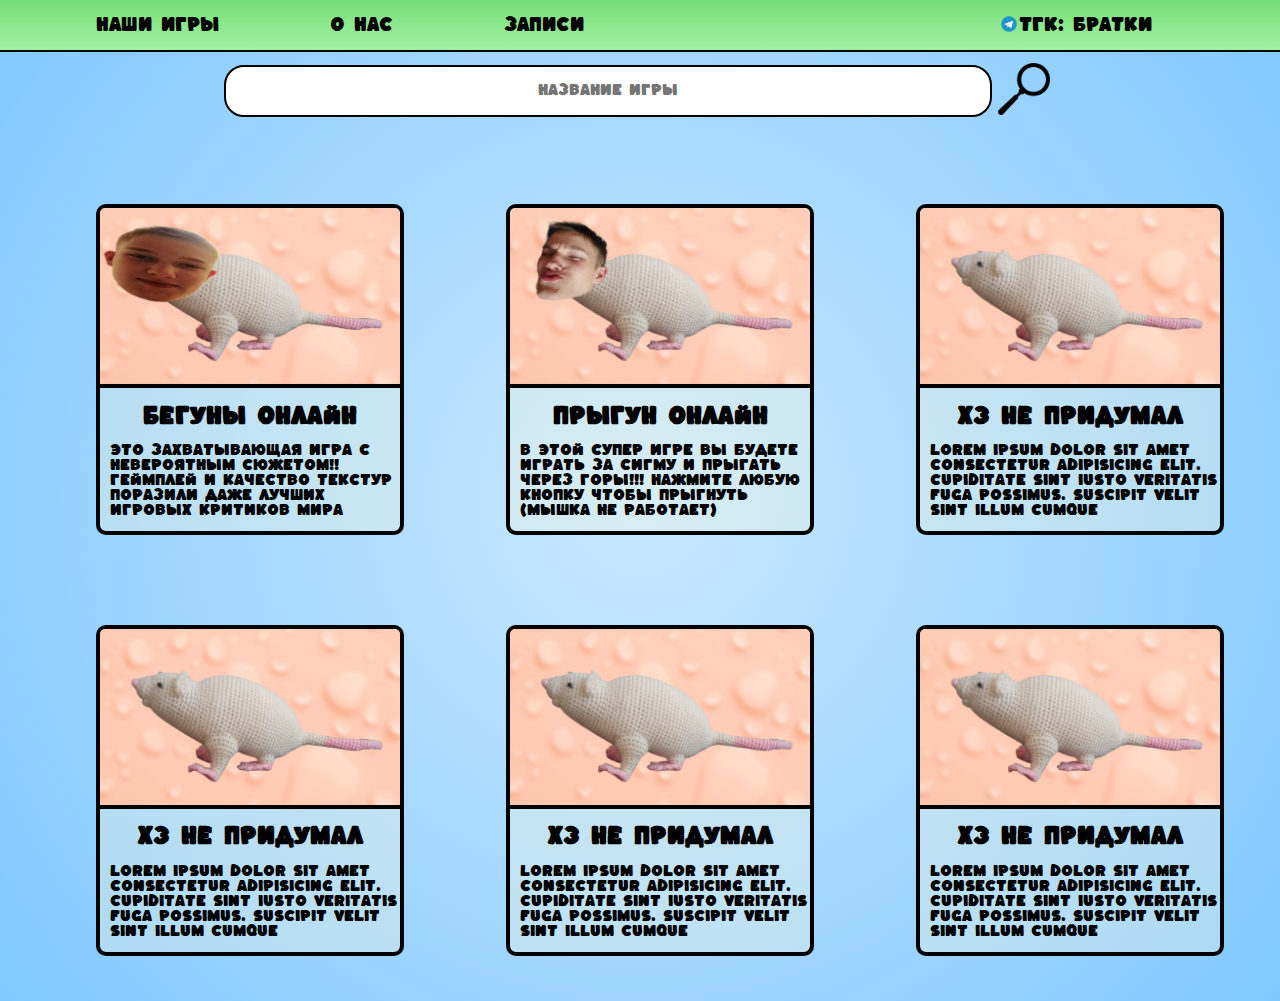
<file: search.html>
<!DOCTYPE html>
<html lang="ru">

<head>
	<meta charset="UTF-8">
	<meta name="viewport" content="width=device-width, initial-scale=1.0">
	<link rel="stylesheet" href="/bratki/css/style.css">
	<link rel="stylesheet" href="/bratki/css/search.css">
	<link rel="shortcut icon" href="/bratki/images/logo.jpg">
	<title>БРАТКИ</title>
</head>

<body>
	<div class="container">
		<header id="header">

			<button class="dropdown__button dropdown" aria-expanded="false" aria-controls="list">
				Меню
			</button>

			<ul class="dropdown__menu" id="list" aria-hidden="true">
				<li class="dropdown__menu-item">
					<a href="/bratki/search.html" class="dropdown__menu-link">Наши игры</a>
				</li>
				<li class="dropdown__menu-item">
					<a href="/bratki/shop.html" class="dropdown__menu-link">Записи</a>
				</li>
				<li class="dropdown__menu-item">
					<a href="/bratki/index.html" class="dropdown__menu-link">О нас</a>
				</li>
				<li class="dropdown__menu-item">
					<a href="https://t.me/+OM8g1cVBM-E2N2Qy" class="dropdown__menu-link">ТГК: БРАТКИ</a>
				</li>
			</ul>
			<div class="header__top"> <!-- Под logo, навигация, поиск и т.д. -->

				<div class="nav-menu">
					<div class="header__top-left">
						<ul>
							<li>
								<nav><a href="/bratki/search.html">
										Наши игры
									</a></nav>
							</li>
							<li>
								<nav><a href="/bratki/index.html">
										О нас
									</a></nav>
							</li>
							<li>
								<nav><a href="/bratki/shop.html">
										Записи
									</a></nav>
							</li>
						</ul>
					</div>

					<div class="header__top-right">

						<ul>
							<li id="tg-box">
								<nav>
									<a href="https://t.me/+OM8g1cVBM-E2N2Qy">
										<img id="tg" src="images/telegram-256x256.png" alt="">ТГК:
										БРАТКИ
									</a>
								</nav>
							</li>
						</ul>
					</div>
				</div>

			</div>
		</header>
		<div class="search">
			<input type="text" id="search" placeholder="Название игры">
			<button id="lupa_button" type="submit" onclick="search__function()"><img id="lupa"
					src="images/search_button.png" alt=""></button>
		</div>

		<div class="info">

			<div class="trio">
				<a href="#" class="info__card-link">
					<div class="info__card">
						<img class="info__card-image" src="/bratki/images/beguny_onlain.jpg" alt="">
						<h2 class="info__card-title">БЕГУНЫ ОНЛАЙН</h2>
						<p class="info__card-description">Это захватывающая игра с невероятным сюжетом!! Геймплей и качество текстур поразили даже
							лучших игровых критиков мира</p>
					</div>
				</a>

				<a href="#" class="info__card-link">
					<div class="info__card">
						<img class="info__card-image" src="/bratki/images/pryguny_onlain.jpg" alt="">
						<h2 class="info__card-title">ПРЫГУН ОНЛАЙН</h2>
						<p class="info__card-description">В этой супер игре вы будете играть за сигму и прыгать через горы!!! Нажмите любую кнопку чтобы прыгнуть (мышка не работает)</p>
					</div>
				</a>

				<a href="#" class="info__card-link">
					<div class="info__card">
						<img class="info__card-image" src="/bratki/images/krysa.png" alt="">
						<h2 class="info__card-title">хз не придумал</h2>
						<p class="info__card-description">Lorem ipsum dolor sit amet consectetur adipisicing elit. Cupiditate sint iusto veritatis fuga possimus. Suscipit velit sint illum cumque </p>
					</div>
				</a>
			</div>

			<div class="trio">
				<a href="#" class="info__card-link">
					<div class="info__card">
						<img class="info__card-image" src="/bratki/images/krysa.png" alt="">
						<h2 class="info__card-title">хз не придумал</h2>
						<p class="info__card-description">Lorem ipsum dolor sit amet consectetur adipisicing elit. Cupiditate sint iusto veritatis fuga possimus. Suscipit velit sint illum cumque </p>
					</div>
				</a>

				<a href="#" class="info__card-link">
					<div class="info__card">
						<img class="info__card-image" src="/bratki/images/krysa.png" alt="">
						<h2 class="info__card-title">хз не придумал</h2>
						<p class="info__card-description">Lorem ipsum dolor sit amet consectetur adipisicing elit. Cupiditate sint iusto veritatis fuga possimus. Suscipit velit sint illum cumque </p>
					</div>
				</a>

				<a href="#" class="info__card-link">
					<div class="info__card">
						<img class="info__card-image" src="/bratki/images/krysa.png" alt="">
						<h2 class="info__card-title">хз не придумал</h2>
						<p class="info__card-description">Lorem ipsum dolor sit amet consectetur adipisicing elit. Cupiditate sint iusto veritatis fuga possimus. Suscipit velit sint illum cumque </p>
					</div>
				</a>
			</div>



		</div>


	</div>

	<script src="/bratki/js/script.js"></script>
	<script>

		let ht = document.getElementById('header').clientHeight

		document.getElementById('lupa').style.height = `${ht}px`
		document.getElementById('search').style.height = `${ht}px`

		function search__function() {
			document.querySelector('#search').value = ''
		}

		let search = document.querySelector('#search')
		let lupa_button = document.querySelector('#lupa_button')

		search.addEventListener('keypress', function search__function(e) {
			var key = e.which || e.keyCode;
			if (key === 13) { // код клавиши Enter
				lupa_button.click();
			}
		});

	</script>
</body>

</html>
</file>
<file: bratki/css/style.css>
* {
	font-family: 'Kaph';
	box-sizing: border-box;
}

@font-face {
	font-family: Logo2;
	src: url('fonts/ofont.ru_MV-crooker.woff2');
	font-style: normal;
	font-weight: normal;
}

@font-face {
	font-family: Logo;
	src: url('fonts/ofont.ru_Tagir\ DP\ Normal.woff2');
	font-style: normal;
	font-weight: normal;
}

@font-face {
	font-family: 'Kaph';
	src: url('fonts/ofont.ru_Kaph.woff');
	src: url('fonts/ofont.ru_Kaph.woff2');
	font-style: normal;
	font-weight: normal;
}

body {
	font-family: 'Kaph';
	margin: 0;
	padding: 0;
	background-image: radial-gradient(circle, #c9e8ff, #b7e0ff, #a5d8ff, #93d0ff, #7fc8ff);
}

header {
	width: 100%;
}

h1 {
	font-family: Logo2;
	margin: 0;
	text-align: center;
	margin-top: 10px;
}

.header__top {
	width: 100%;
	visibility: hidden;
	position: absolute;
	border-bottom: solid black 2px;
}

.dropdown {
	text-align: center;
	display: flex;
	flex-direction: column;
	width: 100%;
	justify-content: center;
}

.dropdown__button {
	width: 100%;
	font-size: medium;
	display: block;
	padding: 0.5lh 0;
	background-image: linear-gradient(to bottom, #77dd77, #81e081, #8ce28b, #95e595, #9fe79f);

	border: none;
	cursor: pointer;
}

.dropdown__button:hover,
.dropdown__button:focus-visible {
	background-image: radial-gradient(circle, #b3edb3, #baefba, #c0f1c0, #c7f2c7, #cdf4cd);
}

#list {
	padding-left: 0;
	border-bottom-right-radius: 10px;
	border-bottom-left-radius: 10px;
}

.dropdown__menu {
	display: block;
	width: 100%;
	position: relative;
	margin-block-start: 0lh;

	border-bottom: solid black 2px;
	overflow: hidden;
	line-height: 0;
	color: transparent;
	transition: line-height 0.5s, color 0.5s;
}

.dropdown__menu a {
	font-size: medium;
	background-image: radial-gradient(circle, #77dd77, #82e282, #8de78d, #98eb98, #a3f0a3);
	color: inherit;
	text-decoration: none;
	min-width: 100%;
	text-align: center;
	display: flex;
	flex-direction: column;
}

.dropdown__menu-item {
	overflow: hidden;
}

.dropdown__menu-link {
	display: flex;
	padding: 0.5lh;
	width: 100%;
}

.dropdown__menu-link:hover,
.dropdown__menu-link:focus-visible {
	background-image: radial-gradient(circle, #b3edb3, #baefba, #c0f1c0, #c7f2c7, #cdf4cd);
}

.dropdown__button.active~.dropdown__menu {
	line-height: 1.2;
	color: currentColor;
}

.header__top-left {
	visibility: hidden;
	position: absolute;
}

.header__top-right {
	visibility: hidden;
	position: absolute;
}



@media (orientation: landscape) {
	@media (min-width: 836px) {
		.dropdown__button {
			visibility: hidden;
			position: absolute;
		}

		.dropdown__menu {
			visibility: hidden;
			position: absolute;
		}

		.header__top {
			visibility: visible;
			position: relative;
			height: auto;
			background-image: linear-gradient(to bottom, #77dd77, #82e282, #8de78d, #98eb98, #a3f0a3);
		}

		.nav-menu {
			display: flex;
		}

		.header__top-left {
			visibility: visible;
			position: relative;
			min-width: 50%;
		}

		.header__top-right {
			visibility: visible;
			position: relative;
			width: 40%;
		}

		.header__top-left ul {
			list-style-type: none;
			display: flex;
			justify-content: space-around;
			align-items: center;
		}

		.header__top-left ul li {
			padding-left: 7px;
			padding-right: 7px;
			white-space: nowrap;
		}

		.header__top-left a {
			text-decoration: none;
			color: inherit;
		}

		.header__top-right ul {
			list-style-type: none;
			display: flex;
			justify-content: right;
			align-items: center;
		}

		.header__top-right ul li nav a {
			width: 100%;

			display: flex;
			align-items: center;
		}

		.header__top-right a {
			text-decoration: none;
			color: inherit;
		}

		#tg {
			max-height: 18px;
			padding-right: 2px;
			padding-bottom: 2px;
		}

		#tg-box {
			display: flex;
			align-items: center;
		}

		.header__top a:hover {
			-webkit-text-shadow: 1px 1px 11px rgba(255, 0, 0, 0.5);
			-moz-text-shadow: 1px 1px 11px rgba(255, 0, 0, 0.5);
			text-shadow: 1px 1px 11px rgba(255, 0, 0, 0.5);
		}
	}
}
</file>
<file: bratki/css/search.css>
@font-face {
	font-family: Logo2;
	src: url('fonts/ofont.ru_MV-crooker.woff2');
	font-style: normal;
	font-weight: normal;
}

@font-face {
	font-family: Logo;
	src: url('fonts/ofont.ru_Tagir\ DP\ Normal.woff2');
	font-style: normal;
	font-weight: normal;
}

@font-face {
	font-family: 'Kaph';
	src: url('fonts/ofont.ru_Kaph.woff');
	src: url('fonts/ofont.ru_Kaph.woff2');
	font-style: normal;
	font-weight: normal;
}


.search {
	height: inherit;
	display: flex;
	justify-content: center;
	align-items: center;
	margin-bottom: 20px;

}

#search {
	width: 60%;
	border: solid black 2px;
	border-radius: 20px;
	padding-left: 2%;
	padding-right: 2%;
}

#search:focus {
	outline: 10px;
}

#lupa {
	height: inherit;
}

#lupa_button {
	height: inherit;
	cursor: pointer;
	background: none;
	border: none;
}

#search::placeholder {
	text-align: center;
}


.info {
	display: flex;
	flex-direction: column;
	justify-content: center;
}

.trio {
	display: flex;
	flex-direction: column;
	justify-content: center;
	align-items: center;
}

.info__card {
	margin: 20px;
	border-radius: 10px;
	background-color: rgba(245, 245, 220, 0.336);
	display: flex;
	flex-direction: column;
	border: solid 4px black;
	max-width: 100%;
	font-size: small;
}

.info__card-image {
	border-radius: 5px 5px 0 0;
	border-bottom: solid 4px rgb(0, 0, 0);
}

.info__card-title {
	text-align: center;
}

.info__card-description {
	padding-left: 10px;
	padding-right: 2px;
	margin-top: 0%;
}

.info__card-link {
	display: inline-block;
	text-decoration: none;
	color: inherit;
	max-width: 85%;
	cursor: pointer;
}

/* .info__card-link:active {
	-webkit-box-shadow: 4px 4px 8px 1px rgba(34, 60, 80, 0.2);
	-moz-box-shadow: 4px 4px 8px 1px rgba(34, 60, 80, 0.2);
	box-shadow: 4px 4px 8px 1px rgba(34, 60, 80, 0.2);
} */



@media (orientation: landscape) {
	@media (min-width: 730px) {
		.info__card-link {
			max-width: 60%;
		}
	}

	@media (min-width: 930px) {

		.search {
			padding-top: 10px;
			padding-bottom: 20px;
		}

		.info {
			display: flex;
			flex-direction: column;
			justify-content: center;
		}

		.trio {
			flex-direction: row;
			display: flex;
			justify-content: space-around;
			margin: 25px;
			align-items: center;
		}

		.info__card {
			border-radius: 10px;
			background-color: rgba(245, 245, 220, 0.336);
			display: flex;
			flex-direction: column;
			border: solid 4px black;
			min-width: 100%;
			font-size: small;
		}

		.info__card-image {
			border-radius: 5px 5px 0 0;
			border-bottom: solid 4px rgb(0, 0, 0);
		}

		.info__card-title {
			text-align: center;
		}

		.info__card-description {
			padding-left: 10px;
			padding-right: 2px;
			margin-top: 0%;
		}

		.info__card-link {
			display: inline-block;
			text-decoration: none;
			color: inherit;
			max-width: 25%;
			cursor: pointer;
		}

		/* .info__card-link:active {
		-webkit-box-shadow: 4px 4px 8px 1px rgba(34, 60, 80, 0.2);
		-moz-box-shadow: 4px 4px 8px 1px rgba(34, 60, 80, 0.2);
		box-shadow: 4px 4px 8px 1px rgba(34, 60, 80, 0.2);
	} */

	}
}
</file>
